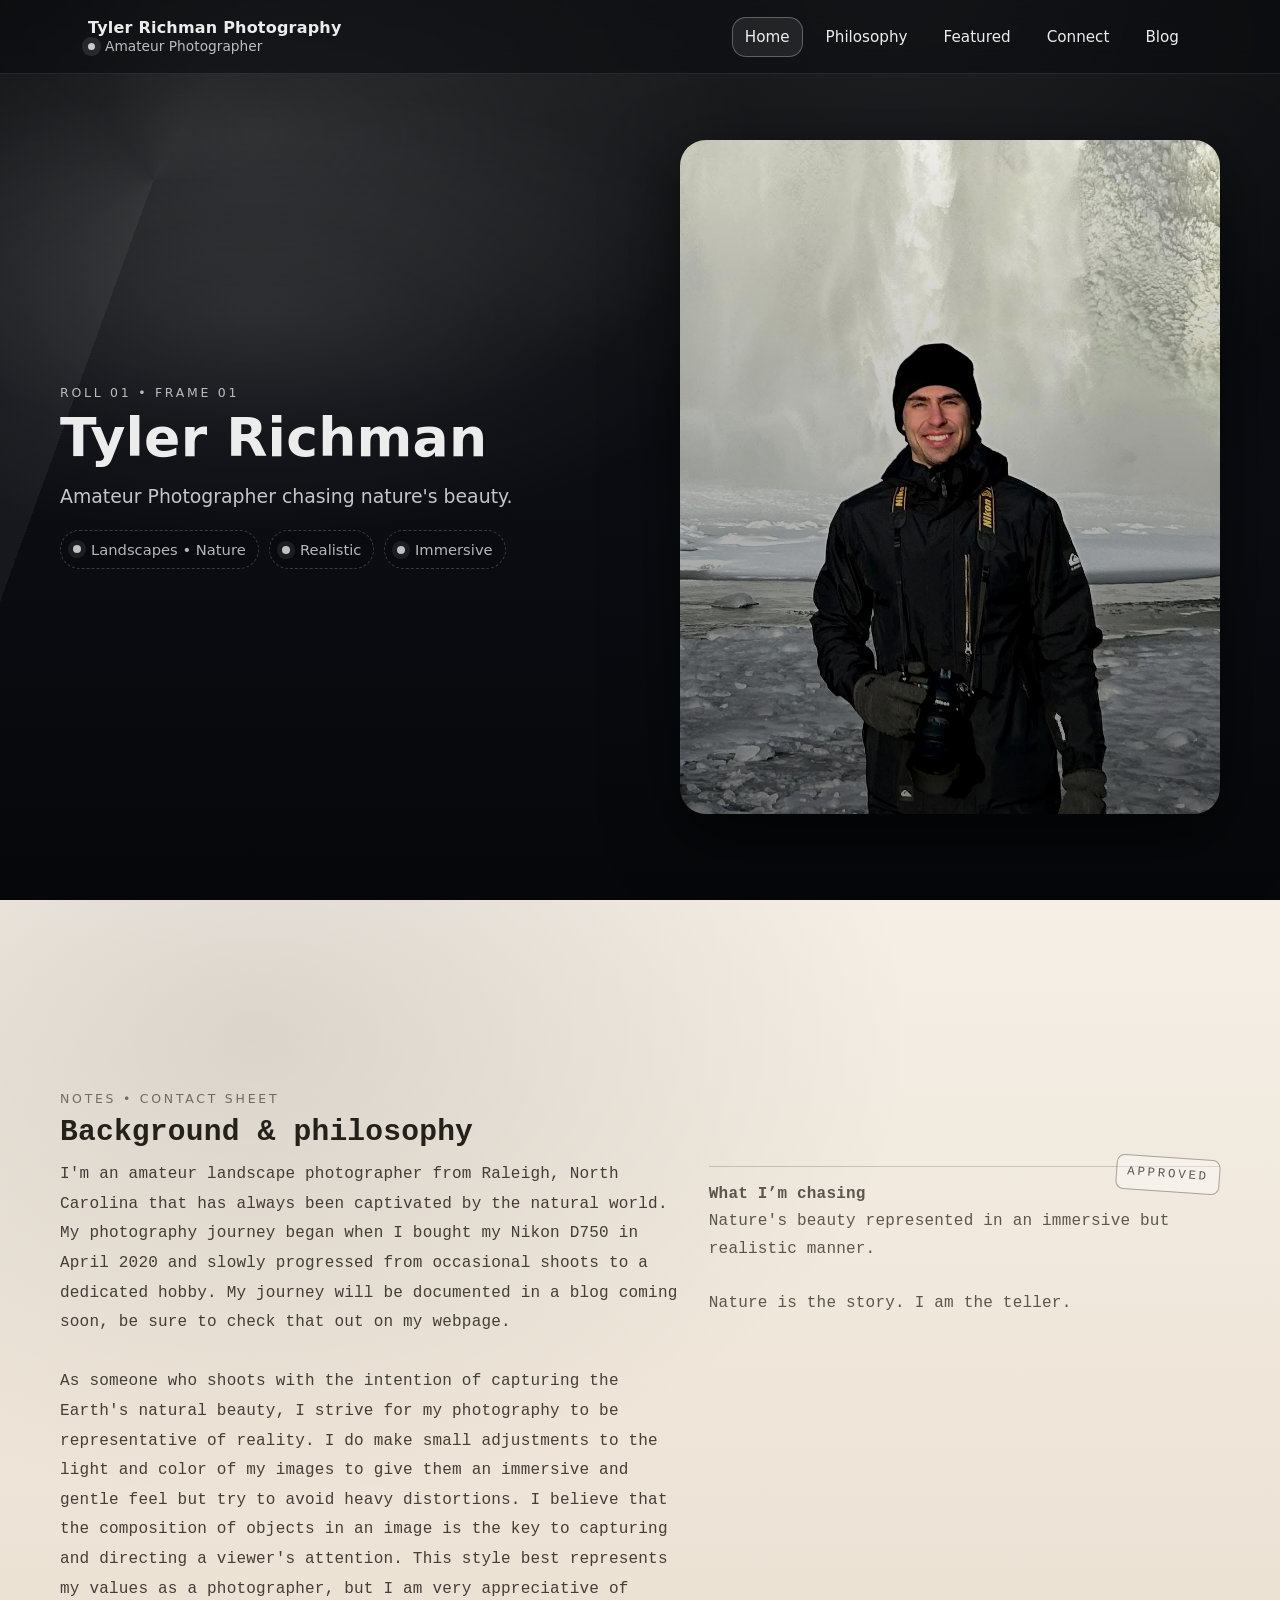
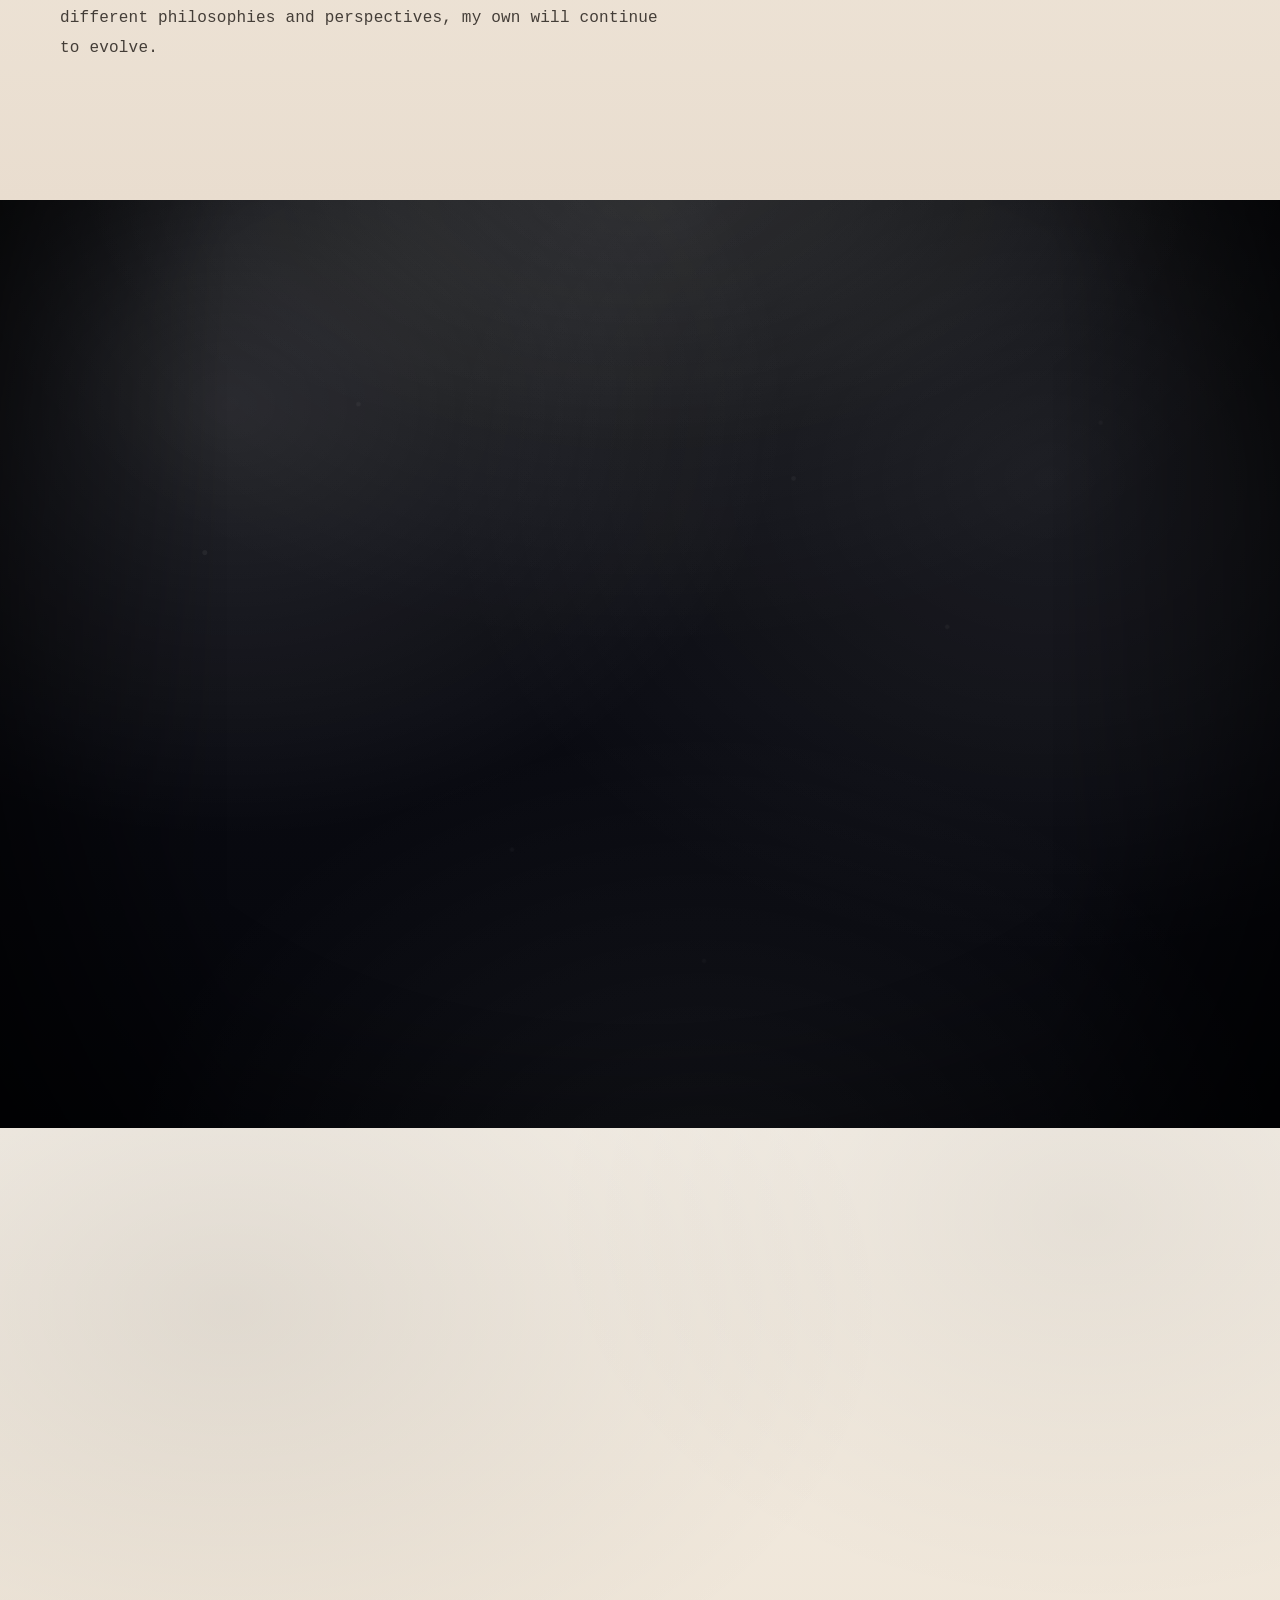
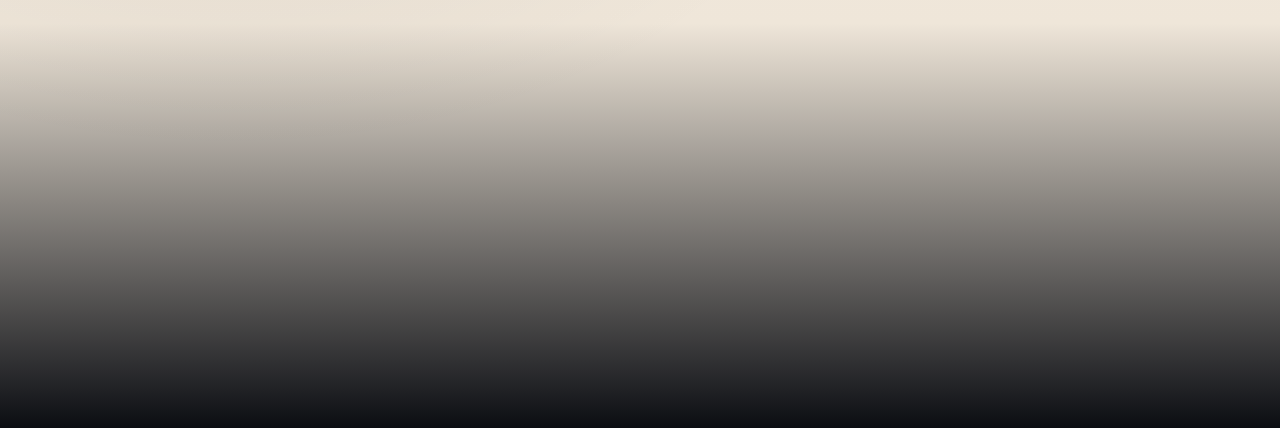
<file: index.html>
<!doctype html>
<html lang="en">
<head>
<meta charset="utf-8" />
<meta name="viewport" content="width=device-width,initial-scale=1" />
<meta name="description" content="Tyler Richman Photography — Home" />
<title>Tyler Richman Photography</title>

<style>
  :root{
    --bg0:#07080a;
    --bg1:#0b0d12;
    --text: rgba(255,255,255,0.92);
    --muted: rgba(255,255,255,0.72);
    --maxw: 1160px;
    --pad: clamp(18px, 3vw, 28px);
    --gap: clamp(14px, 2.8vw, 24px);
    --navH: 74px;
    --radius: 26px;
    --shadow: 0 22px 70px rgba(0,0,0,0.62);
  }

  *{ box-sizing:border-box; }
  html{ scroll-behavior:smooth; height:100%; background: var(--bg0); }
  body{
    margin:0;
    min-height:100%;
    color:var(--text);
    font-family: ui-sans-serif, system-ui, -apple-system, Segoe UI, Roboto, Helvetica, Arial, "Apple Color Emoji","Segoe UI Emoji";
    overflow-x:hidden;
    background:
      radial-gradient(1200px 800px at 22% -10%, rgba(255,255,255,0.12), transparent 58%),
      radial-gradient(900px 650px at 90% 0%, rgba(255,255,255,0.10), transparent 60%),
      linear-gradient(180deg, var(--bg0), var(--bg1) 55%, #06070a);
  }

  a{ color:inherit; text-decoration:none; }
  a:hover{ text-decoration:underline; }
  img{ max-width:100%; display:block; }
  button{ font:inherit; color:inherit; }

  /* Skip link */
  .skip-link{
    position:absolute; left:-999px; top:12px;
    background:#fff; color:#000;
    padding:10px 14px; border-radius:10px;
    z-index:1000;
  }
  .skip-link:focus{ left:12px; }

  /* Film overlays */
  .filmfx{
    position:fixed; inset:0;
    pointer-events:none;
    z-index:1;
  }
  .filmfx::before{
    content:"";
    position:absolute; inset:-20%;
    background-image:
      url("data:image/svg+xml,%3Csvg xmlns='http://www.w3.org/2000/svg' width='170' height='170'%3E%3Cfilter id='n'%3E%3CfeTurbulence type='fractalNoise' baseFrequency='.85' numOctaves='3' stitchTiles='stitch'/%3E%3C/filter%3E%3Crect width='170' height='170' filter='url(%23n)' opacity='.35'/%3E%3C/svg%3E");
    background-size: 260px 260px;
    opacity: .085;
    mix-blend-mode: overlay;
    transform: translateZ(0);
    animation: grain 9s steps(10) infinite;
  }
  .filmfx::after{
    content:"";
    position:absolute; inset:0;
    background:
      radial-gradient(1200px 850px at 50% 35%, transparent 35%, rgba(0,0,0,0.72) 92%),
      linear-gradient(90deg, rgba(0,0,0,0.35), transparent 12%, transparent 88%, rgba(0,0,0,0.35));
    opacity:.95;
  }
  .scratches{
    position:fixed; inset:0;
    pointer-events:none;
    z-index:1;
    opacity: .12;
    mix-blend-mode: overlay;
    background:
      repeating-linear-gradient(90deg,
        transparent 0 18px,
        rgba(255,255,255,0.08) 18px 19px,
        transparent 19px 45px),
      repeating-linear-gradient(180deg,
        transparent 0 90px,
        rgba(255,255,255,0.05) 90px 91px,
        transparent 91px 160px);
    filter: blur(0.2px);
    animation: scratches 10s linear infinite;
  }
  @keyframes grain{
    0%{ transform: translate(0,0); }
    10%{ transform: translate(-3%, -2%); }
    20%{ transform: translate(-1%, 3%); }
    30%{ transform: translate(2%, -1%); }
    40%{ transform: translate(3%, 2%); }
    50%{ transform: translate(-2%, 2%); }
    60%{ transform: translate(-3%, 0%); }
    70%{ transform: translate(0%, -3%); }
    80%{ transform: translate(2%, 1%); }
    90%{ transform: translate(-1%, -2%); }
    100%{ transform: translate(0,0); }
  }
  @keyframes scratches{
    0%{ transform: translateY(0); }
    100%{ transform: translateY(-80px); }
  }

  /* Header */
  header{
    position:fixed; top:0; left:0; right:0;
    height:var(--navH);
    z-index:50;
    backdrop-filter: blur(12px);
    background: rgba(9,10,14,0.55);
    border-bottom: 1px solid rgba(255,255,255,0.10);
  }
  .nav{
    max-width: var(--maxw);
    margin: 0 auto;
    height: 100%;
    padding: 0 var(--pad);
    display:flex;
    align-items:center;
    justify-content:space-between;
    gap:12px;
  }
  .brand{ display:grid; gap:2px; line-height:1.1; }
  .brand strong{ font-size:1rem; letter-spacing:.2px; }
  .brand span{ font-size:.86rem; color:var(--muted); display:inline-flex; align-items:center; gap:10px; }
  .dot{
    width:7px; height:7px; border-radius:999px;
    background: rgba(255,255,255,0.78);
    box-shadow: 0 0 0 6px rgba(255,255,255,0.10);
  }

  nav ul{
    list-style:none;
    margin:0; padding:0;
    display:flex;
    gap:10px;
    flex-wrap:wrap;
    justify-content:flex-end;
  }
  .navlink{
    display:inline-flex;
    align-items:center;
    gap:8px;
    padding:10px 12px;
    border-radius:14px;
    border:1px solid transparent;
    font-size:0.95rem;
    transition: background 180ms ease, border-color 180ms ease, transform 180ms ease;
  }
  .navlink:hover{
    border-color: rgba(255,255,255,0.18);
    background: rgba(255,255,255,0.06);
    text-decoration:none;
    transform: translateY(-1px);
  }
  .navlink[aria-current="true"]{
    border-color: rgba(255,255,255,0.28);
    background: rgba(255,255,255,0.08);
  }

  /* Main / Sections */
  main{ position:relative; z-index:2; scroll-snap-type: y mandatory; }
  section{
    min-height:100svh;
    scroll-snap-align:start;
    padding: calc(var(--navH) + 22px) var(--pad) 42px;
    display:grid;
    place-items:center;
    position:relative;
    isolation:isolate;
  }
  .wrap{ width:100%; max-width:var(--maxw); }

  /* Shared type */
  .grid{ display:grid; gap:var(--gap); align-items:center; }
  .kicker{
    letter-spacing:0.22em;
    text-transform:uppercase;
    font-size:0.78rem;
    color: rgba(255,255,255,0.70);
    margin:0 0 10px;
  }
  h1,h2{ margin:0 0 12px; letter-spacing:.2px; }
  h1{ font-size: clamp(2.2rem, 4.4vw, 3.35rem); line-height:1.05; }
  h2{ font-size: clamp(1.35rem, 2.8vw, 1.85rem); line-height:1.1; }
  p{
    margin:0;
    color: rgba(255,255,255,0.82);
    line-height:1.85;
    max-width:78ch;
  }

  /* HERO */
  #home{
    background:
      radial-gradient(900px 550px at 20% 15%, rgba(255,255,255,0.14), transparent 55%),
      radial-gradient(1100px 700px at 70% 0%, rgba(255,255,255,0.10), transparent 60%),
      linear-gradient(180deg, #07080a, #0b0d12 55%, #06070a);
  }
  #home::before{
    content:"";
    position:absolute; inset:0;
    background:
      radial-gradient(900px 380px at 20% 35%, rgba(255,255,255,0.10), transparent 60%),
      conic-gradient(from 200deg at 12% 20%, rgba(255,255,255,0.06), transparent 35%, rgba(255,255,255,0.03), transparent 70%);
    opacity:.9;
    z-index:-1;
    pointer-events:none;
  }
  .hero{ grid-template-columns: 1.05fr 0.95fr; }
  .subtitle{
    font-size: clamp(1rem, 2.1vw, 1.18rem);
    color: rgba(255,255,255,0.76);
    max-width: 66ch;
    margin-top: 6px;
  }

  .film-tags{
    margin-top: 16px;
    display:flex;
    gap:10px;
    flex-wrap:wrap;
  }
  .tag{
    display:inline-flex;
    align-items:center;
    gap:10px;
    padding: 10px 12px;
    border-radius: 999px;
    border: 1px dashed rgba(255,255,255,0.20);
    background: rgba(0,0,0,0.10);
    color: rgba(255,255,255,0.70);
    font-size: 0.92rem;
    backdrop-filter: blur(8px);
  }
  .tag .spool{
    width: 8px; height: 8px; border-radius: 999px;
    background: rgba(255,255,255,0.75);
    box-shadow: 0 0 0 5px rgba(255,255,255,0.08);
  }

  .portrait{
    width: min(560px, 100%);
    aspect-ratio: 4 / 5;
    border-radius: var(--radius);
    overflow:hidden;
    position:relative;
    box-shadow: var(--shadow);
  }
  .portrait img{
    width:100%; height:100%;
    object-fit: cover;
    filter: contrast(1.06) saturate(1.03) brightness(0.98);
  }
  .portrait::before{
    content:"";
    position:absolute; inset:0;
    background:
      radial-gradient(circle at 10px 14px, rgba(255,255,255,0.16) 0 3px, transparent 3.6px) 0 0 / 28px 28px,
      radial-gradient(circle at calc(100% - 10px) 14px, rgba(255,255,255,0.16) 0 3px, transparent 3.6px) 0 0 / 28px 28px;
    opacity:.55;
    mix-blend-mode: overlay;
    pointer-events:none;
  }
  .portrait::after{
    content:"";
    position:absolute; inset:0;
    background: linear-gradient(180deg, rgba(0,0,0,0.05), rgba(0,0,0,0.48));
    pointer-events:none;
  }

  /* ABOUT */
  #about{
    color: rgba(20,16,12,0.92);
    background:
      radial-gradient(1200px 850px at 20% 15%, rgba(0,0,0,0.10), transparent 55%),
      linear-gradient(180deg, #f5efe6, #efe6d9 55%, #e9ddcf);
  }
  #about .kicker{ color: rgba(20,16,12,0.55); }
  #about p{ color: rgba(20,16,12,0.78); }
  #about h2{ color: rgba(20,16,12,0.92); }
  #about .typewriter{
    font-family: ui-monospace, SFMono-Regular, Menlo, Monaco, Consolas, "Liberation Mono","Courier New", monospace;
    letter-spacing: .2px;
  }
  .about-grid{
    display:grid;
    grid-template-columns: 1.1fr 0.9fr;
    gap: var(--gap);
    align-items:start;
    margin-top: 12px;
  }
  .stamp{
    margin-top: 6px;
    padding: 14px 0 0;
    border-top: 1px solid rgba(20,16,12,0.18);
    color: rgba(20,16,12,0.68);
    line-height: 1.7;
    position:relative;
  }
  .stamp::before{
    content:"APPROVED";
    position:absolute;
    top:-10px; right:0;
    font-size:.78rem;
    letter-spacing:.22em;
    padding:6px 10px;
    border: 1px solid rgba(20,16,12,0.35);
    color: rgba(20,16,12,0.68);
    transform: rotate(4deg);
    border-radius: 8px;
    background: rgba(255,255,255,0.35);
  }

  /* FEATURED */
  #featured{
    background:
      radial-gradient(900px 700px at 18% 22%, rgba(255,255,255,0.12), transparent 62%),
      radial-gradient(950px 750px at 82% 30%, rgba(255,255,255,0.08), transparent 64%),
      radial-gradient(900px 750px at 55% 110%, rgba(255,255,255,0.06), transparent 66%),
      radial-gradient(1200px 900px at 50% -10%, rgba(255,255,255,0.10), transparent 60%),
      linear-gradient(180deg, #05060a, #0a0b12 55%, #04050a);
  }
  #featured::before{
    content:"";
    position:absolute; inset:0;
    background:
      radial-gradient(circle at 16% 38%, rgba(255,255,255,0.10) 0 2px, transparent 3px),
      radial-gradient(circle at 28% 22%, rgba(255,255,255,0.08) 0 1.5px, transparent 3px),
      radial-gradient(circle at 62% 30%, rgba(255,255,255,0.08) 0 1.6px, transparent 3px),
      radial-gradient(circle at 74% 46%, rgba(255,255,255,0.07) 0 1.4px, transparent 3px),
      radial-gradient(circle at 86% 24%, rgba(255,255,255,0.06) 0 1.2px, transparent 3px),
      radial-gradient(circle at 40% 70%, rgba(255,255,255,0.06) 0 1.2px, transparent 3px),
      radial-gradient(circle at 55% 82%, rgba(255,255,255,0.05) 0 1.1px, transparent 3px);
    opacity: .55;
    filter: blur(0.2px);
    z-index:-1;
    pointer-events:none;
  }
  #featured::after{
    content:"";
    position:absolute; inset:0;
    background:
      radial-gradient(900px 420px at 50% 0%, rgba(255,255,255,0.07), transparent 62%),
      radial-gradient(1200px 900px at 50% 40%, transparent 50%, rgba(0,0,0,0.74) 94%),
      linear-gradient(90deg, rgba(0,0,0,0.45), transparent 18%, transparent 82%, rgba(0,0,0,0.45));
    opacity:.95;
    z-index:-1;
    pointer-events:none;
  }

  .slider{ margin-top: 16px; display:grid; gap: 14px; }

  .stage{
    position:relative;
    border-radius: var(--radius);
    overflow:hidden;
    min-height: min(62vh, 590px);
    background: rgba(0,0,0,0.14);
    box-shadow: var(--shadow);
  }
  .stage::before{
    content:"";
    position:absolute; inset:0;
    background:
      radial-gradient(1200px 500px at 30% 0%, rgba(255,255,255,0.10), transparent 60%),
      radial-gradient(1200px 900px at 50% 60%, transparent 52%, rgba(0,0,0,0.55) 92%),
      linear-gradient(90deg, rgba(0,0,0,0.35), transparent 14%, transparent 86%, rgba(0,0,0,0.35));
    opacity:.9;
    pointer-events:none;
    z-index:1;
  }
  .stage::after{
    content:"";
    position:absolute; inset:0;
    background: linear-gradient(180deg, transparent 45%, rgba(0,0,0,0.72));
    pointer-events:none;
    z-index:1;
  }
  .stage img{
    width:100%;
    height:100%;
    object-fit:cover;
    filter: contrast(1.06) saturate(1.03) brightness(0.98);
    transform: scale(1.01);
    transition: opacity 220ms ease;
  }
  .cap{
    position:absolute;
    left: 14px; right: 14px; bottom: 14px;
    display:flex;
    justify-content: space-between;
    gap: 12px;
    align-items: baseline;
    z-index: 2;
  }
  .cap strong{ font-size: 1.08rem; }
  .cap span{
    color: rgba(255,255,255,0.72);
    font-size: 0.92rem;
    white-space: nowrap;
  }

  .controls{
    display:flex;
    align-items:center;
    justify-content: space-between;
    gap: 12px;
    flex-wrap: wrap;
  }
  .arrow{
    display:inline-flex;
    align-items:center;
    justify-content:center;
    gap: 10px;
    padding: 12px 14px;
    border-radius: 999px;
    border: 1px dashed rgba(255,255,255,0.22);
    background: rgba(0,0,0,0.10);
    cursor:pointer;
    user-select:none;
    backdrop-filter: blur(8px);
    transition: transform 180ms ease, background 180ms ease, border-color 180ms ease;
  }
  .arrow:hover{
    transform: translateY(-1px);
    background: rgba(255,255,255,0.06);
    border-color: rgba(255,255,255,0.30);
  }
  .dots{
    display:flex;
    gap: 8px;
    align-items:center;
    justify-content:center;
    flex: 1 1 auto;
    min-width: 160px;
  }
  .dotbtn{
    width: 10px; height: 10px;
    border-radius: 999px;
    border: 1px solid rgba(255,255,255,0.34);
    background: rgba(255,255,255,0.12);
    cursor:pointer;
    padding:0;
    transition: transform 160ms ease, background 160ms ease;
  }
  .dotbtn[aria-current="true"]{
    background: rgba(255,255,255,0.86);
    border-color: rgba(255,255,255,0.86);
    transform: scale(1.2);
  }
  .framebar{
    margin-top: 8px;
    color: rgba(255,255,255,0.68);
    display:flex;
    justify-content: space-between;
    gap: 12px;
    flex-wrap: wrap;
    font-size: 0.93rem;
  }
  .framebar .mono{
    font-family: ui-monospace, SFMono-Regular, Menlo, Monaco, Consolas, "Liberation Mono","Courier New", monospace;
    letter-spacing: .2px;
  }

  /* CONTACT */
  #contact{
    color: rgba(20,16,12,0.92);
    background:
      radial-gradient(1100px 750px at 18% 20%, rgba(0,0,0,0.08), transparent 60%),
      radial-gradient(900px 650px at 85% 10%, rgba(0,0,0,0.06), transparent 60%),
      linear-gradient(180deg, #f5efe6, #efe6d9 55%, #0b0d12);
  }
  #contact .kicker{ color: rgba(20,16,12,0.55); }
  #contact p{ color: rgba(20,16,12,0.78); }
  #contact h2{ color: rgba(20,16,12,0.92); }

  .contact-grid{
    display:grid;
    grid-template-columns: 1.05fr 0.95fr;
    gap: var(--gap);
    margin-top: 12px;
    align-items:start;
  }
  .contact-list{
    margin-top: 14px;
    display:grid;
    gap: 10px;
  }
  .contact-item{
    display:flex;
    align-items:center;
    justify-content:space-between;
    gap: 14px;
    padding: 12px 0;
    border-bottom: 1px solid rgba(20,16,12,0.16);
  }
  .contact-left{
    display:flex;
    align-items:center;
    gap: 12px;
    min-width: 0;
  }
  .cicon{
    width: 40px; height: 40px;
    border-radius: 999px;
    display:grid;
    place-items:center;
    background: rgba(20,16,12,0.06);
    border: 1px solid rgba(20,16,12,0.12);
    font-weight: 800;
    flex: 0 0 auto;
  }
  .contact-left strong{ display:block; line-height:1.15; }
  .contact-left small{
    display:block;
    margin-top: 3px;
    color: rgba(20,16,12,0.60);
    font-size: 0.88rem;
    white-space: nowrap;
    overflow: hidden;
    text-overflow: ellipsis;
    max-width: 44ch;
  }
  .contact-actions{
    display:flex;
    gap: 10px;
    flex-wrap: wrap;
    justify-content:flex-end;
  }
  .contact-btn{
    display:inline-flex;
    align-items:center;
    gap: 10px;
    padding: 10px 12px;
    border-radius: 999px;
    border: 1px dashed rgba(20,16,12,0.22);
    background: rgba(255,255,255,0.52);
    cursor:pointer;
    user-select:none;
    transition: transform 180ms ease, background 180ms ease, border-color 180ms ease;
    white-space: nowrap;
  }
  .contact-btn:hover{
    transform: translateY(-1px);
    background: rgba(255,255,255,0.72);
    border-color: rgba(20,16,12,0.30);
    text-decoration:none;
  }
  .footerline{
    margin-top: 18px;
    padding-top: 14px;
    border-top: 1px solid rgba(20,16,12,0.16);
    display:flex;
    justify-content: space-between;
    gap: 12px;
    flex-wrap: wrap;
    color: rgba(20,16,12,0.60);
    font-size: 0.92rem;
  }

  /* Reveal */
  .reveal{
    opacity:0;
    transform: translateY(10px);
    transition: opacity 650ms ease, transform 650ms ease;
  }
  .reveal.is-visible{ opacity:1; transform: translateY(0); }

  /* Responsive */
  @media (max-width: 960px){
    .hero{ grid-template-columns: 1fr; }
    .about-grid{ grid-template-columns: 1fr; }
    .contact-grid{ grid-template-columns: 1fr; }
    .portrait{ width: min(620px, 100%); aspect-ratio: 3/4; }
    .stage{ min-height: min(58vh, 520px); }
    .contact-left small{ max-width: 34ch; }
  }
  @media (max-width: 560px){
    nav ul{ gap: 6px; }
    .navlink{ padding: 9px 10px; font-size: 0.93rem; }
    .controls{ justify-content:center; }
    .dots{ order:3; width:100%; justify-content:center; }
    .contact-item{ align-items:flex-start; }
    .contact-actions{ justify-content:flex-start; }
    .contact-left small{ max-width: 26ch; }
  }

  @media (max-width: 760px){
    section{ min-height:auto; }
    main{ scroll-snap-type:none; }
  }

  @media (prefers-reduced-motion: reduce){
    html{ scroll-behavior:auto; }
    .navlink,.arrow,.dotbtn,.reveal,.contact-btn{ transition:none; }
    .filmfx::before,.scratches{ animation:none; }
    .stage img{ transition:none; }
  }
</style>
</head>

<body>
<a class="skip-link" href="#main">Skip to content</a>
<div class="filmfx" aria-hidden="true"></div>
<div class="scratches" aria-hidden="true"></div>

<header>
  <div class="nav">
    <div class="brand" aria-label="Site name">
      <strong>Tyler Richman Photography</strong>
      <span><span class="dot" aria-hidden="true"></span> Amateur Photographer</span>
    </div>
    <nav aria-label="Primary navigation">
      <ul>
        <li>
          <a class="navlink" href="#home" data-nav="home" aria-current="true">
            Home
          </a>
        </li>
        <li>
          <a class="navlink" href="#about" data-nav="about">
            Philosophy
          </a>
        </li>
        <li>
          <a class="navlink" href="#featured" data-nav="featured">
            Featured
          </a>
        </li>
        <li>
          <a class="navlink" href="#contact" data-nav="contact">
            Connect
          </a>
        </li>
        <li>
          <a class="navlink" href="./blog/index.html" data-nav="blog">
            Blog
          </a>
        </li>
      </ul>
    </nav>
  </div>
</header>

<main id="main">
  <!-- HERO -->
  <section id="home" aria-label="Intro section">
    <div class="wrap grid hero reveal">
      <div>
        <div class="kicker">Roll 01 • Frame 01</div>
        <h1>Tyler Richman</h1>
        <p class="subtitle">Amateur Photographer chasing nature's beauty.</p>

        <div class="film-tags" aria-label="Highlights">
          <span class="tag"><span class="spool" aria-hidden="true"></span> Landscapes • Nature</span>
          <span class="tag"><span class="spool" aria-hidden="true"></span> Realistic</span>
          <span class="tag"><span class="spool" aria-hidden="true"></span> Immersive</span>
        </div>
      </div>

      <div class="portrait" aria-label="Portrait">
        <img src="./img/portrait.jpg" alt="Portrait of Tyler Richman" loading="lazy" />
      </div>
    </div>
  </section>

  <!-- ABOUT -->
  <section id="about" aria-label="About me section">
    <div class="wrap reveal">
      <div class="kicker">Notes • Contact Sheet</div>
      <h2 class="typewriter">Background & philosophy</h2>

      <div class="about-grid">
        <div>
          <p class="typewriter">
            I'm an amateur landscape photographer from Raleigh, North Carolina that has always been captivated by the natural world. My photography journey began when I bought my Nikon D750 in April 2020 and slowly progressed from occasional shoots to a dedicated hobby. My journey will be documented in a blog coming soon, be sure to check that out on my webpage.
            <br><br>
            As someone who shoots with the intention of capturing the Earth's natural beauty, I strive for my photography to be representative of reality. I do make small adjustments to the light and color of my images to give them an immersive and gentle feel but try to avoid heavy distortions. I believe that the composition of objects in an image is the key to capturing and directing a viewer's attention. This style best represents my values as a photographer, but I am very appreciative of different philosophies and perspectives, my own will continue to evolve.
          </p>
        </div>

        <aside class="stamp typewriter" aria-label="Photography philosophy">
          <strong>What I’m chasing</strong>
          <div>
            Nature's beauty represented in an immersive but realistic manner.
            <br><br>
            Nature is the story. I am the teller.
          </div>
        </aside>
      </div>
    </div>
  </section>

  <!-- FEATURED -->
  <section id="featured" aria-label="Featured photos section">
    <div class="wrap reveal">
      <div class="kicker">Night Lab • Featured Frames</div>
      <h2>Featured Photos</h2>
      <p style="color: var(--muted); margin-top:-2px;">Use the arrows (or your keyboard) to browse.</p>

      <div class="slider" aria-label="Featured photo slider">
        <div class="stage">
          <img id="sliderImg" src="" alt="" />
          <div class="cap">
            <strong id="sliderTitle">—</strong>
            <span id="sliderMeta">—</span>
          </div>
        </div>

        <div class="controls">
          <button class="arrow" type="button" id="prevBtn" aria-label="Previous photo">← Prev</button>
          <div class="dots" id="dots" aria-label="Slide dots"></div>
          <button class="arrow" type="button" id="nextBtn" aria-label="Next photo">Next →</button>
        </div>

        <div class="framebar" aria-label="Frame counter">
          <span class="mono" id="frameCounter">Frame 01 / 06</span>
          <span class="mono">← → to advance</span>
        </div>
      </div>
    </div>
  </section>

  <!-- CONTACT -->
  <section id="contact" aria-label="Contact section">
    <div class="wrap reveal">
      <div class="kicker">Contact • Wrap</div>
      <h2>Let’s connect</h2>

      <div class="contact-grid">
        <div>
          <p>
            For prints, collaborations, or questions, email me or reach out on social media.
            I usually reply within a couple of days.
          </p>

          <div class="contact-list" aria-label="Contact methods">
            <div class="contact-item">
              <div class="contact-left">
                <div class="cicon" aria-hidden="true">@</div>
                <div>
                  <strong>Email</strong>
                  <small>richmantyler73@gmail.com</small>
                </div>
              </div>
              <div class="contact-actions">
                <button class="contact-btn" type="button" id="copyEmailBtn" data-email="richmantyler73@gmail.com">Copy</button>
              </div>
            </div>

            <div class="contact-item">
              <div class="contact-left">
                <div class="cicon" aria-hidden="true">IG</div>
                <div>
                  <strong>Instagram</strong>
                  <small>@tyryrich_photography</small>
                </div>
              </div>
              <div class="contact-actions">
                <a class="contact-btn" href="https://www.instagram.com/tyryrich_photography" target="_blank" rel="noopener noreferrer">Open</a>
              </div>
            </div>

            <div class="contact-item">
              <div class="contact-left">
                <div class="cicon" aria-hidden="true">FL</div>
                <div>
                  <strong>Flickr</strong>
                  <small>/people/tyryrich_photography</small>
                </div>
              </div>
              <div class="contact-actions">
                <a class="contact-btn" href="https://www.flickr.com/people/204099211@N03" target="_blank" rel="noopener noreferrer">Open</a>
              </div>
            </div>
            <div class="contact-item" style="border-bottom:none;">
              <div class="contact-left">
                <div class="cicon" aria-hidden="true">✎</div>
                <div>
                  <strong>Blog</strong>
                  <small>Stories + process</small>
                </div>
              </div>
              <div class="contact-actions">
                <a class="contact-btn" href="./blog/index.html">Read</a>
              </div>
            </div>
          </div>
          <div class="footerline">
            <span>© <span id="year"></span> Tyler Richman Photography</span>
            <span id="copyEmailHint">Tip: click “Copy” to copy my email</span>
          </div>
        </div>

        <div>
          <p style="color: rgba(20,16,12,0.70);">
            If you’re reaching out about prints, include the photo name (from the Featured section) and your preferred size.
          </p>

          <p style="margin-top:14px;color: rgba(20,16,12,0.60); line-height:1.7;">
            I’m always looking for new places to shoot—coastlines, mountain overlooks, downtown streets at night, and any scene
            with strong light and clean lines.
          </p>
        </div>
      </div>
    </div>
  </section>
</main>

<script>
  // Year
  document.getElementById("year").textContent = new Date().getFullYear();

  // Reveal
  const revealEls = document.querySelectorAll(".reveal");
  const revealObs = new IntersectionObserver((entries) => {
    for (const e of entries) if (e.isIntersecting) e.target.classList.add("is-visible");
  }, { threshold: 0.18 });
  revealEls.forEach(el => revealObs.observe(el));

  // Active nav highlighting (Home / Contact)
  const navLinks = document.querySelectorAll(".navlink[data-nav]");
  const trackSections = ["home", "about", "featured", "contact"].map(id => document.getElementById(id)).filter(Boolean);

  const setActive = (id) => {
    navLinks.forEach(a => {
      const active = a.getAttribute("data-nav") === id;
      a.setAttribute("aria-current", active ? "true" : "false");
    });
  };

  const sectionObs = new IntersectionObserver((entries) => {
    let best = null;
    for (const e of entries) if (!best || e.intersectionRatio > best.intersectionRatio) best = e;
    if (best && best.isIntersecting) setActive(best.target.id);
  }, { threshold: [0.2, 0.35, 0.5, 0.65] });

  trackSections.forEach(s => sectionObs.observe(s));

  // Copy email
  const copyBtn = document.getElementById("copyEmailBtn");
  const copyHint = document.getElementById("copyEmailHint");
  copyBtn?.addEventListener("click", async () => {
    const email = copyBtn.getAttribute("data-email") || "";
    try{
      await navigator.clipboard.writeText(email);
      copyHint.textContent = "Copied to clipboard.";
      setTimeout(() => copyHint.textContent = "Tip: click “Copy” to copy my email", 1800);
    }catch{
      window.prompt("Copy this email:", email);
    }
  });

  // Slider data
  const slides = [
    { src: "./img/DSC_2691.jpg", title: "Fading into Night (North Topsail Beach, North Carolina, USA)", meta: "Photographer's Choice" },
    { src: "./img/DSC_4268.jpg", title: "Vibrant Sunset (Cape Fear River, North Carolina, USA)", meta: "Featured on Flickr's Explore page (January 21, 2026)" },
    { src: "./img/DSC_3652.jpg", title: "Arctic Serenity (Iceland)", meta: "Photographer's Choice" },
    { src: "./img/DSC_5111.jpg", title: "Canyon Peninsula *Canyonlands National Park, Utah, USA)", meta: "Photographer's Choice" },
    { src: "./img/DSC_3747.jpg", title: "Chill Oasis (Iceland)", meta: "Photographer's Choice" },
    { src: "./img/DSC_5642.jpg", title: "Canyon Valley (Bryce Canyon National Park, Utah, USA)", meta: "Photographer's Choice" },
  ];

  const imgEl = document.getElementById("sliderImg");
  const titleEl = document.getElementById("sliderTitle");
  const metaEl = document.getElementById("sliderMeta");
  const prevBtn = document.getElementById("prevBtn");
  const nextBtn = document.getElementById("nextBtn");
  const dotsWrap = document.getElementById("dots");
  const frameCounter = document.getElementById("frameCounter");

  let idx = 0;

  function renderDots(){
    dotsWrap.innerHTML = "";
    slides.forEach((_, i) => {
      const b = document.createElement("button");
      b.className = "dotbtn";
      b.type = "button";
      b.setAttribute("aria-label", `Go to slide ${i + 1}`);
      b.setAttribute("aria-current", i === idx ? "true" : "false");
      b.addEventListener("click", () => goTo(i));
      dotsWrap.appendChild(b);
    });
  }

  function updateCounter(){
    const cur = String(idx + 1).padStart(2, "0");
    const tot = String(slides.length).padStart(2, "0");
    frameCounter.textContent = `Frame ${cur} / ${tot}`;
  }

  function goTo(newIdx){
    idx = (newIdx + slides.length) % slides.length;
    const s = slides[idx];

    imgEl.style.opacity = "0";
    setTimeout(() => {
      imgEl.src = s.src;
      imgEl.alt = s.title;
      titleEl.textContent = s.title;
      metaEl.textContent = s.meta;
      imgEl.style.opacity = "1";
      renderDots();
      updateCounter();
    }, 120);
  }

  prevBtn.addEventListener("click", () => goTo(idx - 1));
  nextBtn.addEventListener("click", () => goTo(idx + 1));

  // Keyboard navigation when Featured section is in view
  window.addEventListener("keydown", (e) => {
    const feat = document.getElementById("featured");
    if (!feat) return;
    const r = feat.getBoundingClientRect();
    const inView = r.top < window.innerHeight * 0.6 && r.bottom > window.innerHeight * 0.4;
    if (!inView) return;
    if (e.key === "ArrowLeft") goTo(idx - 1);
    if (e.key === "ArrowRight") goTo(idx + 1);
  });

  goTo(0);
</script>
</body>
</html>
</file>
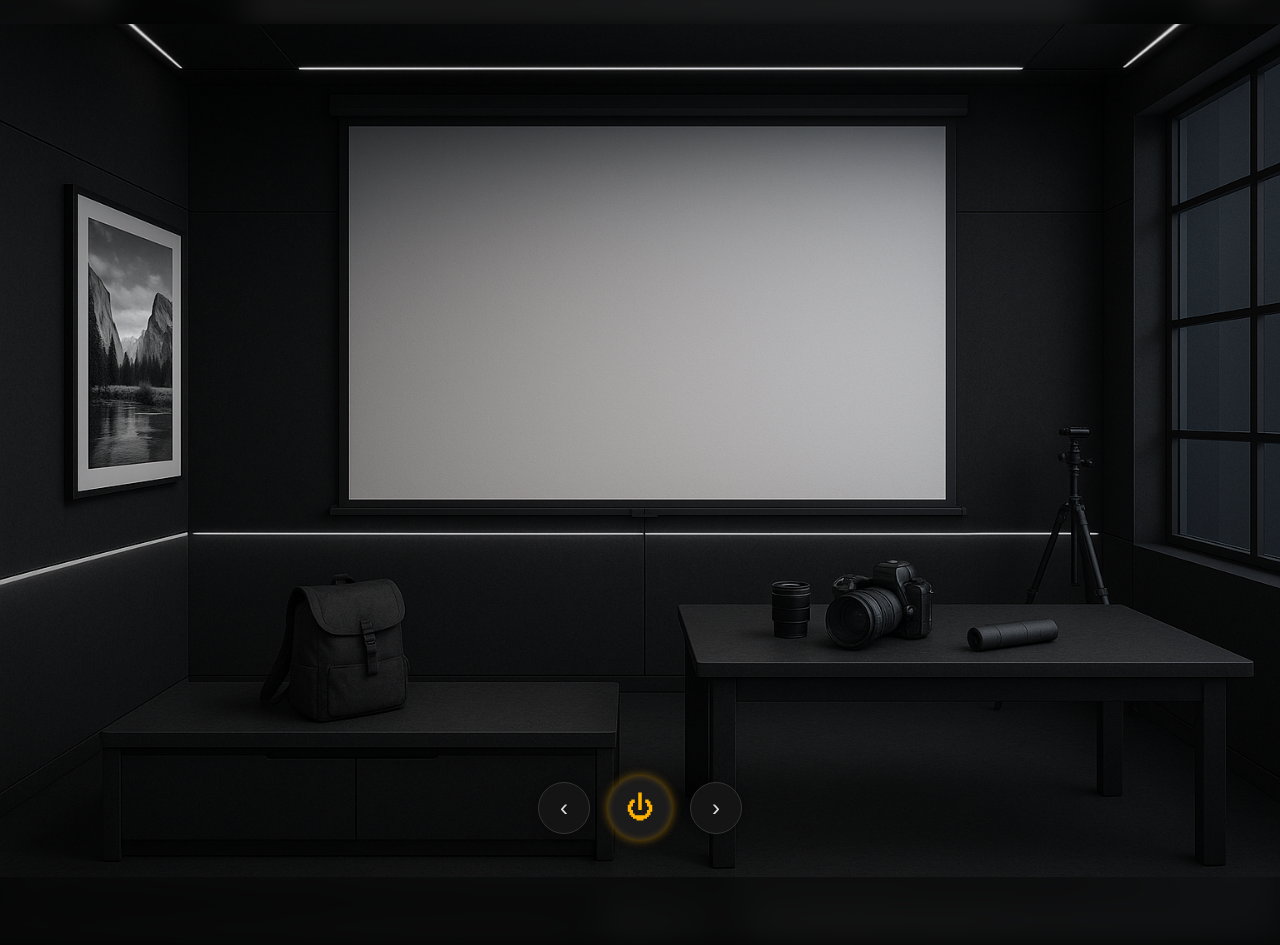
<file: concept/index.html>
<!DOCTYPE html>
<html lang="en">
<head>
  <meta charset="UTF-8">
  <meta name="viewport" content="width=device-width, initial-scale=1.0">
  <title>Tyler Richman Photography</title>
  <!-- Prevent caching -->
  <meta http-equiv="Cache-Control" content="no-cache, no-store, must-revalidate" />
  <meta http-equiv="Pragma" content="no-cache" />
  <meta http-equiv="Expires" content="0" />
  <link rel="stylesheet" href="styles.css">
</head>
<body>
  <div class="foreground"></div>
  <div class="beam" id="beam"></div>
  <div class="overlay-wrapper" id="overlayWrap">
    <img src="#" alt="Overlay" class="overlay" id="overlayImg" aria-hidden="true">
  </div>

  <script src="js/updateOverlayPosition.js"></script>

  <!-- Lightbox overlay -->
  <div class="lightbox" id="lightbox" aria-hidden="true" role="dialog" aria-modal="true">
    <button class="close-btn" id="lbClose" aria-label="Close enlarged image">✕</button>
    <img id="lbImg" alt="Enlarged overlay image">
  </div>

  <div class="controls" aria-label="Projector controls">
    <button class="nav-btn" id="prevBtn" aria-label="Previous image">&#x2039;</button>
    <button class="toggle-btn" id="powerBtn" aria-pressed="false" title="Power">⏻</button>
    <button class="nav-btn" id="nextBtn" aria-label="Next image">&#x203A;</button>
  </div>

  <audio id="changeSound" src="mp3/change_image.mp3" preload="auto"></audio>
  <audio id="powerOnSound" src="mp3/projector_on.mp3" preload="auto"></audio>

  <script src="js/imgdict.js"></script>
  <script src="js/projectorFunctionality.js"></script>
</body>
</html>
</file>
<file: concept/styles.css>
:root {
    --on-opacity: 0.6;
    --fade-ms: 200ms;
    --slide-ms: 420ms;
  }

body {
    margin: 0;
    height: 100vh;
    display: flex;
    justify-content: center;
    align-items: center;
    overflow: hidden;
    position: relative;
    background: #000;
  }

body::before {
    content: "";
    position: absolute;
    inset: 0;
    background-image: url("jpg/webpage/background.png");
    background-size: cover;
    background-position: center;
    filter: blur(15px);
    transform: scale(1.1);
    z-index: -2;
  }

.foreground {
    position: absolute;
    inset: 0;
    background-image: url("jpg/webpage/background.png");
    background-size: contain;
    background-repeat: no-repeat;
    background-position: center;
    z-index: -1;
  }

.beam {
    position: absolute;
    inset: 0;
    pointer-events: none;
    z-index: 0;
    opacity: 0;
    background: radial-gradient(ellipse at 50% 25%,
                rgba(255,255,255,0.35) 0%,
                rgba(255,255,255,0.15) 30%,
                rgba(255,255,255,0.06) 55%,
                rgba(255,255,255,0.0) 70%);
    mix-blend-mode: screen;
  }
.beam.on { animation: beamOn 1.2s ease forwards; }
.beam.off { animation: beamOff 0.4s ease forwards; }

@keyframes beamOn {
    0% { opacity: 0; }
    30% { opacity: 0.6; }
    60% { opacity: 0.3; }
    100% { opacity: 0.35; }
  }
@keyframes beamOff {
    0% { opacity: 0.35; }
    30% { opacity: 0.5; }
    60% { opacity: 0.15; }
    100% { opacity: 0; }
  }

.overlay-wrapper {
    position: absolute;
    top: 5vh;
    left: 32.75vw;
    width: 35.5vw;
    height: clamp(40vh, 58vh, 65vh);
    z-index: 1;
    overflow: hidden;
  }

.overlay {
    position: absolute;
    inset: 0;
    width: 100%;
    height: 100%;
    object-fit: contain;
    opacity: 0;
    visibility: hidden;
    transform: scale(1.05);
    transition: opacity 0.3s ease;
    cursor: zoom-in;
  }
.overlay.on {
    animation: projectorOn 1.2s ease forwards;
  }
.overlay.off {
    animation: projectorOff 0.4s ease forwards;
  }
.overlay:hover {
    opacity: 1 !important;
  }

@keyframes projectorOn {
    0% { opacity: 0; filter: brightness(0.5) blur(6px); transform: scale(1.05); }
    30% { opacity: 0.9; filter: brightness(1.3) blur(4px); }
    60% { opacity: 0.5; filter: brightness(0.9) blur(2px); }
    100% { opacity: var(--on-opacity); filter: brightness(1) blur(0); transform: scale(1); visibility: visible; }
  }
@keyframes projectorOff {
    0% { opacity: var(--on-opacity); filter: brightness(1) blur(0); transform: scale(1); }
    30% { opacity: 0.6; filter: brightness(1.2) blur(2px); }
    60% { opacity: 0.3; filter: brightness(0.8) blur(4px); }
    100% { opacity: 0; filter: brightness(0.5) blur(6px); transform: scale(1.05); visibility: hidden; }
  }

.controls {
    position: absolute;
    bottom: 60px; /* moved up from 20px */
    left: 50%;
    transform: translateX(-50%);
    display: flex;
    align-items: center;
    gap: 18px;
    z-index: 3;
  }

.toggle-btn, .nav-btn {
    display: flex;
    justify-content: center;
    align-items: center;
    border-radius: 50%;
    cursor: pointer;
  }

.toggle-btn {
    width: 64px;
    height: 64px;
    border: none;
    background-color: #1b1b1b;
    color: #ffb300;
    font-size: 28px;
    box-shadow: 0 0 10px rgba(255,179,0,0.5), inset 0 0 6px rgba(255,179,0,0.25);
    transition: background-color 0.25s ease, color 0.25s ease, box-shadow 0.25s ease;
  }
.toggle-btn:hover { background-color: #252525; }
.toggle-btn.on {
    color: #00ff66;
    box-shadow: 0 0 18px rgba(0,255,102,0.8), inset 0 0 6px rgba(0,255,102,0.4);
  }

  .nav-btn {
    width: 52px;
    height: 52px;
    border: 1px solid #333;
    background: #141414;
    color: #ddd;
    font-size: 24px;
    box-shadow: 0 0 8px rgba(0,0,0,0.4);
    transition: transform 0.2s ease, background 0.25s ease, color 0.25s ease;
  }
.nav-btn:hover { transform: scale(1.06); background:#1d1d1d; color:#fff; }
.nav-btn:disabled { opacity: 0.5; cursor: not-allowed; }

/* Projector-style power on/off animations */
.overlay.startup { animation: projectorWarmup 1200ms ease-out 1; }
@keyframes projectorWarmup {
    0%   { opacity: 0;            filter: blur(8px) brightness(0.35) contrast(0.85); }
    20%  { opacity: 0.95;         filter: blur(5px) brightness(1.25) contrast(1.05); }
    45%  { opacity: 0.45;         filter: blur(6px) brightness(0.75) contrast(0.95); }
    70%  { opacity: 0.98;         filter: blur(2px) brightness(1.08) contrast(1.02); }
    100% { opacity: var(--on-opacity); filter: none; }
  }

.overlay.shutdown { animation: projectorShutdown 300ms ease-in 1 forwards; }
@keyframes projectorShutdown {
    0%   { opacity: var(--on-opacity); filter: none; }
    40%  { opacity: 0.25;            filter: blur(2px) brightness(0.7) contrast(0.95); }
    100% { opacity: 0;               filter: blur(6px) brightness(0.35) contrast(0.85); }
  }

/* Lightbox (full page overlay) */
.lightbox {
    position: fixed;
    inset: 0;
    display: none;
    align-items: center;
    justify-content: center;
    background: rgba(0,0,0,0.88);
    backdrop-filter: blur(2px);
    z-index: 9999;
  }
.lightbox.open { display: flex; animation: lbFadeIn 180ms ease-out; }
@keyframes lbFadeIn { from { opacity: 0; } to { opacity: 1; } }
.lightbox img {
    max-width: 92vw;
    max-height: 92vh;
    border-radius: 10px;
    box-shadow: 0 20px 60px rgba(0,0,0,0.6);
    object-fit: contain;
  }
.lightbox .close-btn {
    position: absolute;
    top: 16px;
    right: 20px;
    width: 40px;
    height: 40px;
    border-radius: 50%;
    border: 1px solid #444;
    background: #111;
    color: #eee;
    font-size: 20px;
    display: flex;
    align-items: center;
    justify-content: center;
    cursor: pointer;
    box-shadow: 0 2px 10px rgba(0,0,0,0.4);
  }
.lightbox .close-btn:hover { background:#1b1b1b; }
</file>
